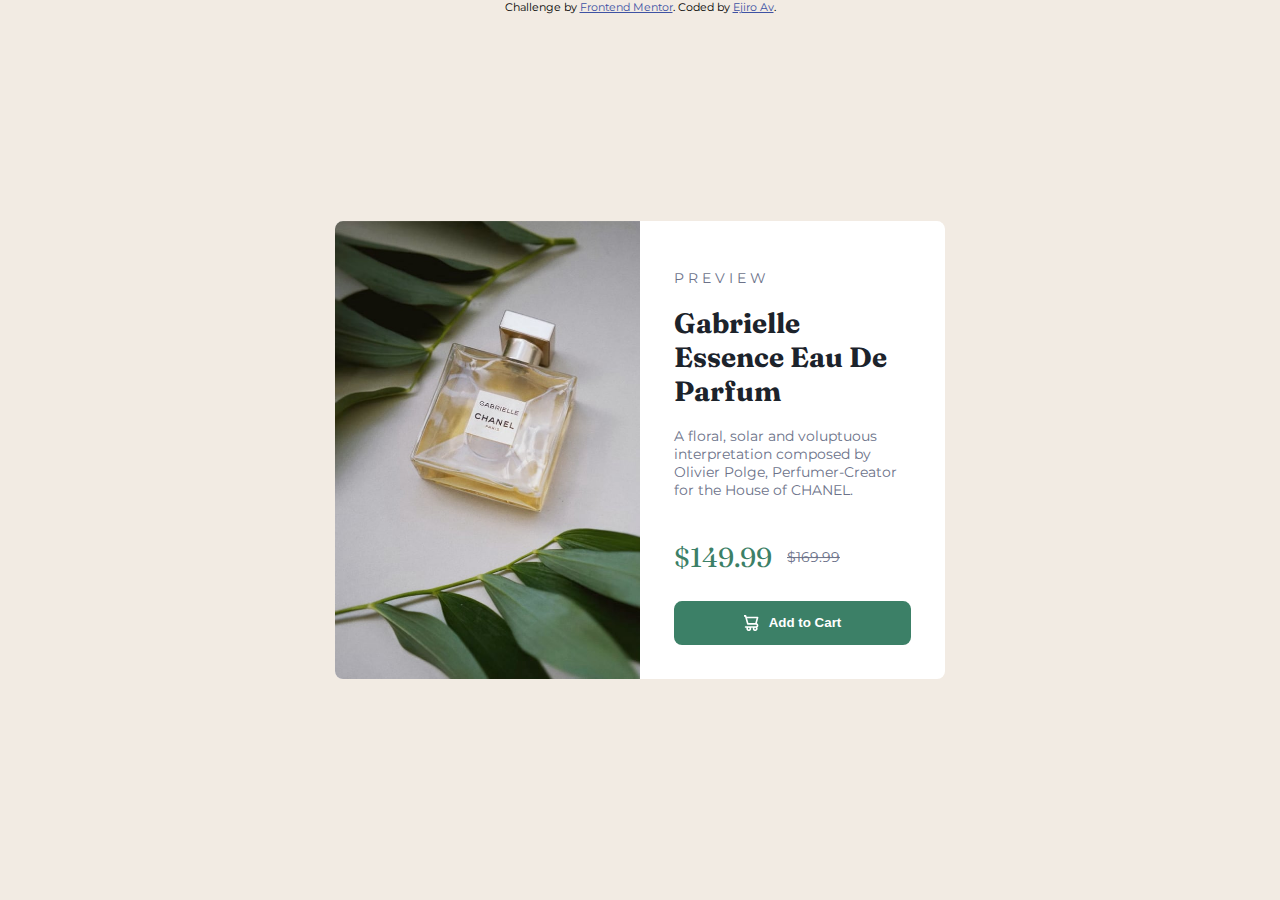
<file: index.html>
<!DOCTYPE html>
<html lang="en">

<head>
    <meta charset="UTF-8">
    <meta name="viewport" content="width=device-width, initial-scale=1.0">

    <link rel="icon" type="image/png" sizes="32x32" href="./images/favicon-32x32.png">
    <link rel="preconnect" href="https://fonts.googleapis.com">
<link rel="preconnect" href="https://fonts.gstatic.com" crossorigin>
<link href="https://fonts.googleapis.com/css2?family=Fraunces:opsz,wght@9..144,700&family=Montserrat:wght@500;700&display=swap" rel="stylesheet">
    <link rel="stylesheet" href="style.css">
    <title>Frontend Mentor | Product preview card component</title>
</head>

<body class="bg-cream">

    <div class="main-container bg-white">

        <img src="./images/image-product-desktop.jpg" class="desktop-image" alt="product image">
        <img src="./images/image-product-mobile.jpg" class="mobile-image" alt="mobile image">


        <div class="product-details">
            <p class=" uppercase text-gray letter-spacing" > Preview</p>

            <h1 class="fraunces-font text-dark-blue">Gabrielle Essence Eau De Parfum
            </h1>
            <p class="text-gray"> A floral, solar and voluptuous interpretation composed by Olivier Polge,
                Perfumer-Creator for the House of CHANEL.
            </p>

            <div class="product-price">
                <p class="discounted-price text-cyan fraunces-font"> $149.99
                </p>
                <p class="text-gray line-through"> $169.99</p>
            </div>


            <button class="checkout-button text-white text-bold">
            <div class="checkout-button-element">
                <svg width="15" height="16" xmlns="http://www.w3.org/2000/svg"><path d="M14.383 10.388a2.397 2.397 0 0 0-1.518-2.222l1.494-5.593a.8.8 0 0 0-.144-.695.8.8 0 0 0-.631-.28H2.637L2.373.591A.8.8 0 0 0 1.598 0H0v1.598h.983l1.982 7.4a.8.8 0 0 0 .799.59h8.222a.8.8 0 0 1 0 1.599H1.598a.8.8 0 1 0 0 1.598h.943a2.397 2.397 0 1 0 4.507 0h1.885a2.397 2.397 0 1 0 4.331-.376 2.397 2.397 0 0 0 1.12-2.021ZM11.26 7.99H4.395L3.068 3.196h9.477L11.26 7.991Zm-6.465 6.392a.8.8 0 1 1 0-1.598.8.8 0 0 1 0 1.598Zm6.393 0a.8.8 0 1 1 0-1.598.8.8 0 0 1 0 1.598Z" fill="#FFF"/></svg>
                 Add to Cart
           </div> 
            </button>
        </div>

    </div>

        <div class="attribution">
    Challenge by <a href="https://www.frontendmentor.io?ref=challenge" target="_blank">Frontend Mentor</a>. 
    Coded by <a href="#">Ejiro Av</a>.
  </div>
</body>

</html>
</file>
<file: style.css>
:root {
    /*Colors*/

    /* Primary */
    --dark-cyan: hsl(158, 36%, 37%);
    --cream: hsl(30, 38%, 92%);

    /* Neutral */
    --very-dark-blue: hsl(212, 21%, 14%);
    --dark-grayish-blue: hsl(228, 12%, 48%);
    --white: hsl(0, 0%, 100%);
    --very-dark-cyan: hsl(156, 42%, 14%);
}


body {
    font-family: 'Montserrat', sans-serif;
    font-size: 14px;
    margin: 0;
    padding: 0;
}

.bg-cream {
    background-color: var(--cream);
}

.bg-cyan {
    background-color: var(--dark-cyan);
}

.bg-white {
    background-color: var(--white);
}


.text-bold {
    font-weight: bold;
}
.text-cyan {
    color: var(--dark-cyan);
}

.text-dark-blue {
    color: var(--very-dark-blue);
}

.text-gray {
    color: var(--dark-grayish-blue);
}


.text-white {
    color: var(--white);
}


.fraunces-font {
    font-family: 'Fraunces', serif;
}

.letter-spacing {
    letter-spacing: 4px;
}

.line-through {
    text-decoration: line-through;
}

.uppercase {
    text-transform: uppercase;
}



.main-container {
    border-radius: 8px;
    display: flex;
    max-width: 610px;
    max-height: 460px;
    margin: auto;
    position: absolute;
    left: 50%;
    top: 50%;
    -webkit-transform: translate(-50%, -50%);
    transform: translate(-50%, -50%);
}

.mobile-image {
    display: none;
}

.desktop-image {
    width: 50%;
    object-fit: cover;
    border-radius: 8px 0 0px 8px;
}

.product-details {
    padding: 34px;
}

.product-price {
    display: flex;
    justify-content: flex-start;
    align-items: center;
}

.discounted-price {
    font-size: 1.7rem;
    margin-right: 15px;
}

.checkout-button {
    background-color: var(--dark-cyan);
}

.checkout-button {
    width: 100%;
    padding: 14px 24px;
    border: none;
    border-radius: 8px;

}

.checkout-button-element {
    padding: 0;
    margin: 0;
    display: flex;
    align-items: center;
    justify-content: center;
}


.checkout-button-element svg {
    padding: 0;
    margin-right: 10px;
}

.checkout-button:hover {
    background-color: var(--very-dark-cyan);
    cursor: pointer;
}

.attribution { font-size: 11px; text-align: center; }
.attribution a { color: hsl(228, 45%, 44%); }




@media (max-width: 760px) {

    .main-container {
        border-radius: 8px;
        display: block;
        max-width: none;
        max-height: none;
        width: 90%;
        margin: auto;
        position: absolute;
        left: 50%;
        top: 50%;
        -webkit-transform: translate(-50%, -50%);
        transform: translate(-50%, -50%);
    }


    .desktop-image {
        display: none;
    }

    .mobile-image {
        display: block;
        width: 100%;
        height: 40%;
        object-fit: cover;
        border-radius: 8px 8px 0px 0px;
    }


}

@media (max-width: 1024px) {

    .main-container {
        width: 80% !important;
    }


}
</file>
